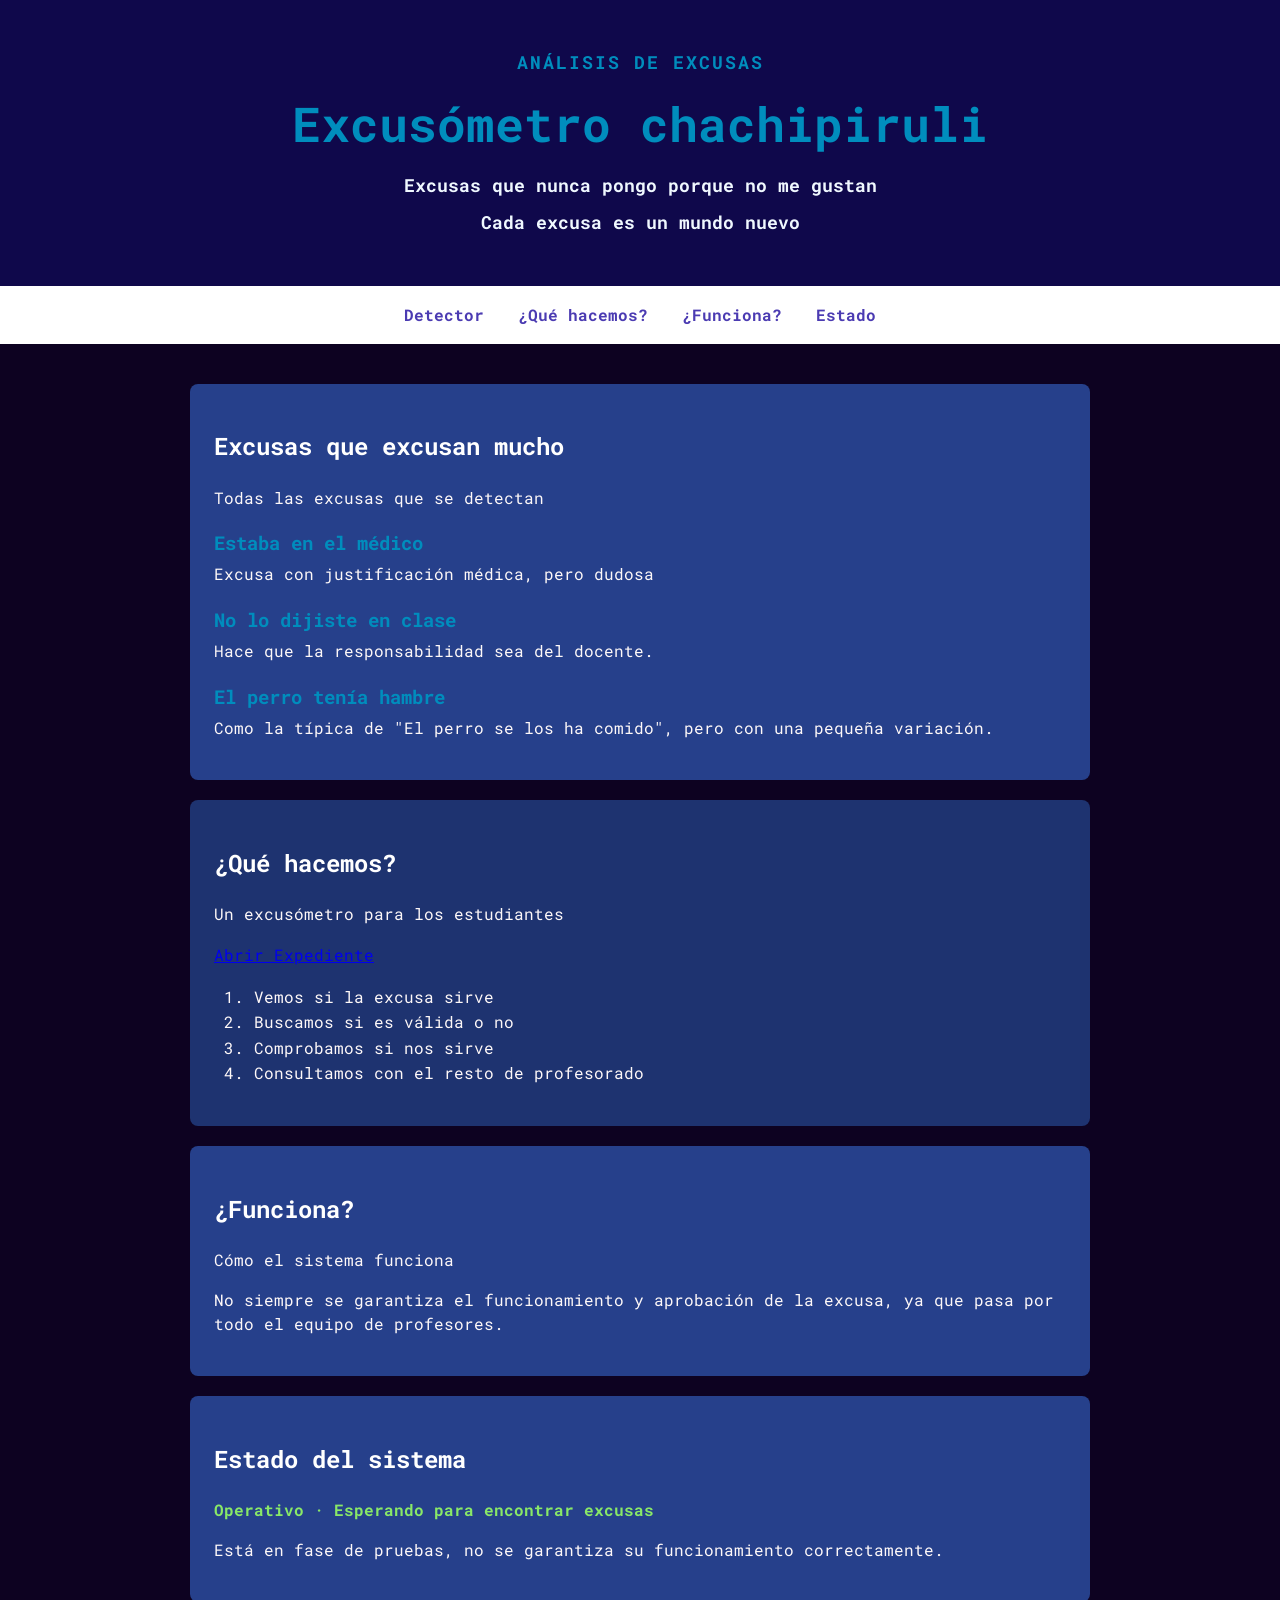
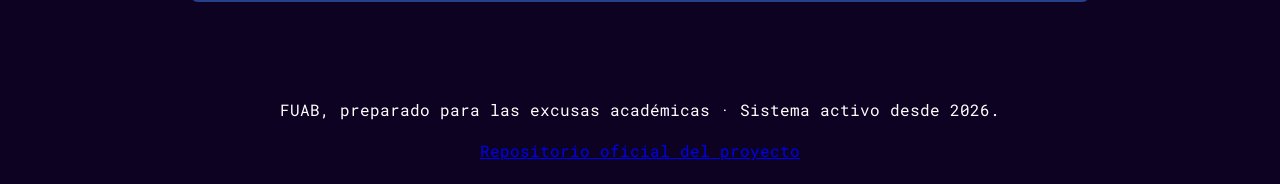
<file: index.html>
<!DOCTYPE html>
<html lang="es">

<head>
    <meta charset="UTF-8">
    <meta name="viewport" content="width=device-width, initial-scale=1.0">
    <meta name="description" content="Sistema experimental para las excusas">
    <meta name="keywords" content="excusas, detector, estudiantes, sistema, excusometro">
    <title>RuizUnai_Excusometro</title>
    <link rel="shortcut icon" href="img/android-brands-solid-full.svg" type="image/x-icon">
    <link rel="stylesheet" href="styles.css">
</head>

<body>

    <header>
        <p class="instituto">ANÁLISIS DE EXCUSAS</p>
        <h1>Excusómetro chachipiruli</h1>
        <p>Excusas que nunca pongo porque no me gustan</p>
        <p>Cada excusa es un mundo nuevo</p>
    </header>

    <nav>
        <a href="#Detector">Detector</a>
        <a href="#QueEs">¿Qué hacemos?</a>
        <a href="#Funciona">¿Funciona?</a>
        <a href="#estado">Estado</a>
    </nav>

    <main>

        <section id="Detector">
            <h2>Excusas que excusan mucho</h2>
            <p>Todas las excusas que se detectan</p>

            <article class="excusa">
                <h3>Estaba en el médico</h3>
                <p>Excusa con justificación médica, pero dudosa</p>
            </article>

            <article class="excusa">
                <h3>No lo dijiste en clase</h3>
                <p>Hace que la responsabilidad sea del docente.</p>
            </article>

            <article class="excusa">
                <h3>El perro tenía hambre</h3>
                <p>Como la típica de "El perro se los ha comido", pero con una pequeña variación.</p>
            </article>
        </section>

        <section id="QueEs">
            <h2>¿Qué hacemos?</h2>
            <p>Un excusómetro para los estudiantes</p>
            <!--  Cambiar color -->
            <a href="paginas/expediente.html">Abrir Expediente</a>

            <ol>
                <li>Vemos si la excusa sirve</li>
                <li>Buscamos si es válida o no</li>
                <li>Comprobamos si nos sirve</li>
                <li>Consultamos con el resto de profesorado</li>
            </ol>
        </section>

        <section id="Funciona">
            <h2>¿Funciona?</h2>
            <p>Cómo el sistema funciona</p>
            <p>No siempre se garantiza el funcionamiento y aprobación de la excusa, ya que pasa por todo el equipo de profesores.</p>
        </section>

        <section id="estado">
            <h2>Estado del sistema</h2>
            <p class="estado-operativo">Operativo · Esperando para encontrar excusas</p>
            <p>Está en fase de pruebas, no se garantiza su funcionamiento correctamente.</p>
        </section>

    </main>

    <footer>
        <p>FUAB, preparado para las excusas académicas · Sistema activo desde 2026.</p>
        <a href="https://github.com/ruu1z/RuizUnai_Excusometro/tree/desarrollo" target="_blank"> Repositorio oficial del proyecto </a>
    </footer>

</body>

</html>
</file>
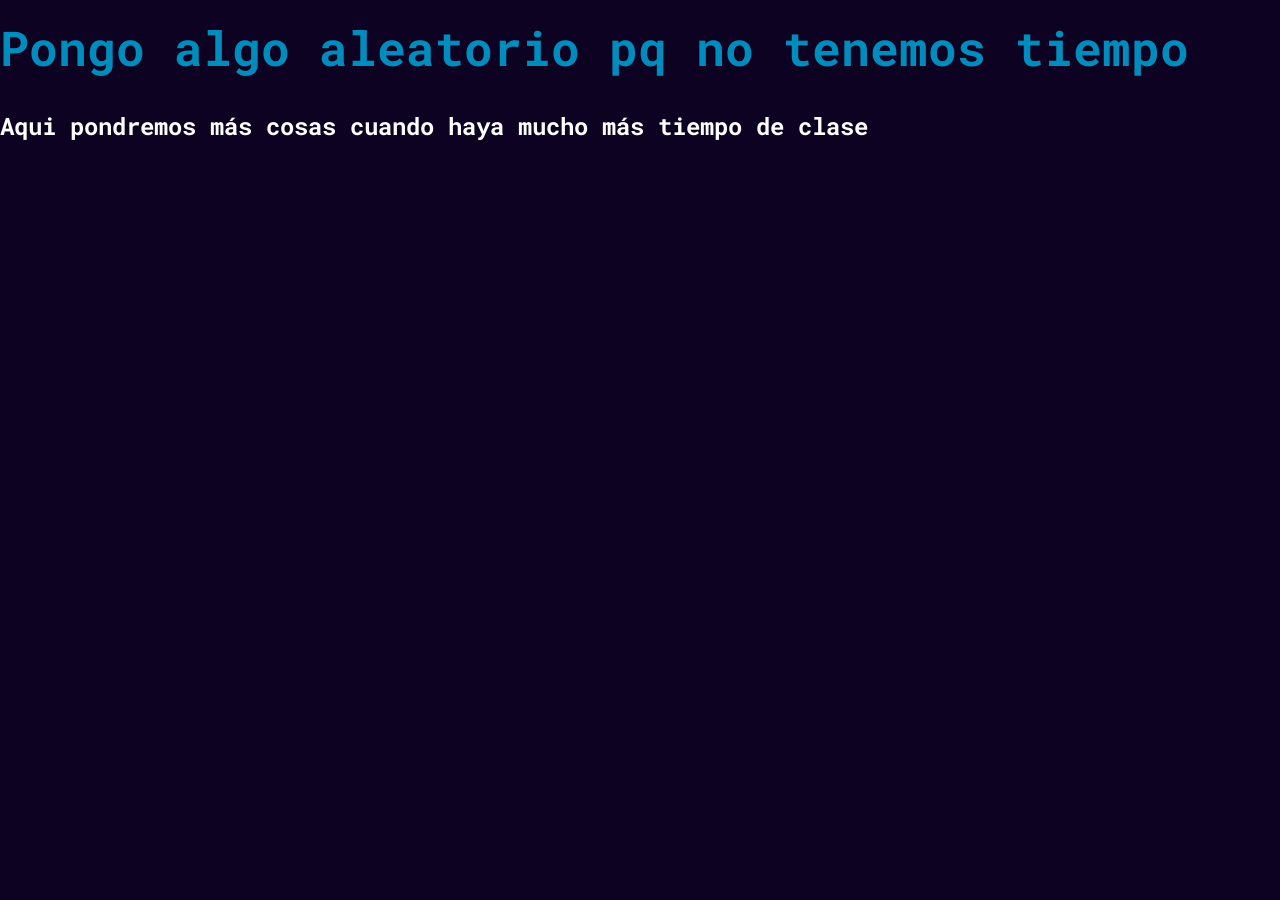
<file: paginas/expediente.html>
<!DOCTYPE html>
<html lang="en">
<head>
    <meta charset="UTF-8">
    <meta name="viewport" content="width=device-width, initial-scale=1.0">
    <link rel="stylesheet" href="../styles.css">
    <title>Expediente</title>
</head>
<body>
    <h1>Pongo algo aleatorio pq no tenemos tiempo</h1>
    <h2>Aqui pondremos más cosas cuando haya mucho más tiempo de clase</h2>
</body>
</html>
</file>
<file: styles.css>
@import url('https://fonts.googleapis.com/css2?family=Roboto+Mono:ital,wght@0,100..700;1,100..700&display=swap');

body {
    margin: 0;
    background-color: #0D0221;
    color: #fef8f8;
    font-family: "Roboto Mono", monospace;
    line-height: 1.6;
}

h1 {
    color: #008DBD;
    font-size: 3em;
    margin: 10px 0;
}

h2 {
    font-size: 1.5rem;
    color: #FFFFFF;
}

p {
    line-height: 1.5;
}

header {
    padding: 40px;
    text-align: center;
    background-color: #0F084B;
    color: aliceblue;
}

header p {
    font-size: 1.1rem;
    font-weight: bold;
    margin: 10px 0;
}

header p.instituto {
    letter-spacing: 2px;
    color: #008DBD;
}

nav {
    background-color: #ffffff;
    padding: 16px;
    text-align: center;
}

nav a {
    color: #4b3bb2;
    text-decoration: none;
    margin: 0 12px;
    font-weight: 700;
}

nav a:hover {
    color: #008DBD;
}

main {
    max-width: 900px;
    padding: 40px 20px;
    margin: auto;
}

section {
    background-color: #26408B;
    padding: 24px;
    margin-bottom: 20px;
    border-radius: 8px;
}

.excusa h3 {
    color: #008DBD;
    margin-bottom: 4px;
}

.excusa p {
    margin-top: 0;
    margin-bottom: 16px;
}

#QueEs {
    background-color: #1e3370;
}

#estado .estado-operativo {
    color: #89e867;
    font-weight: bold;
}

footer {
    padding: 20px;
    text-align: center;
    color: #FFFFFF;
}
</file>
